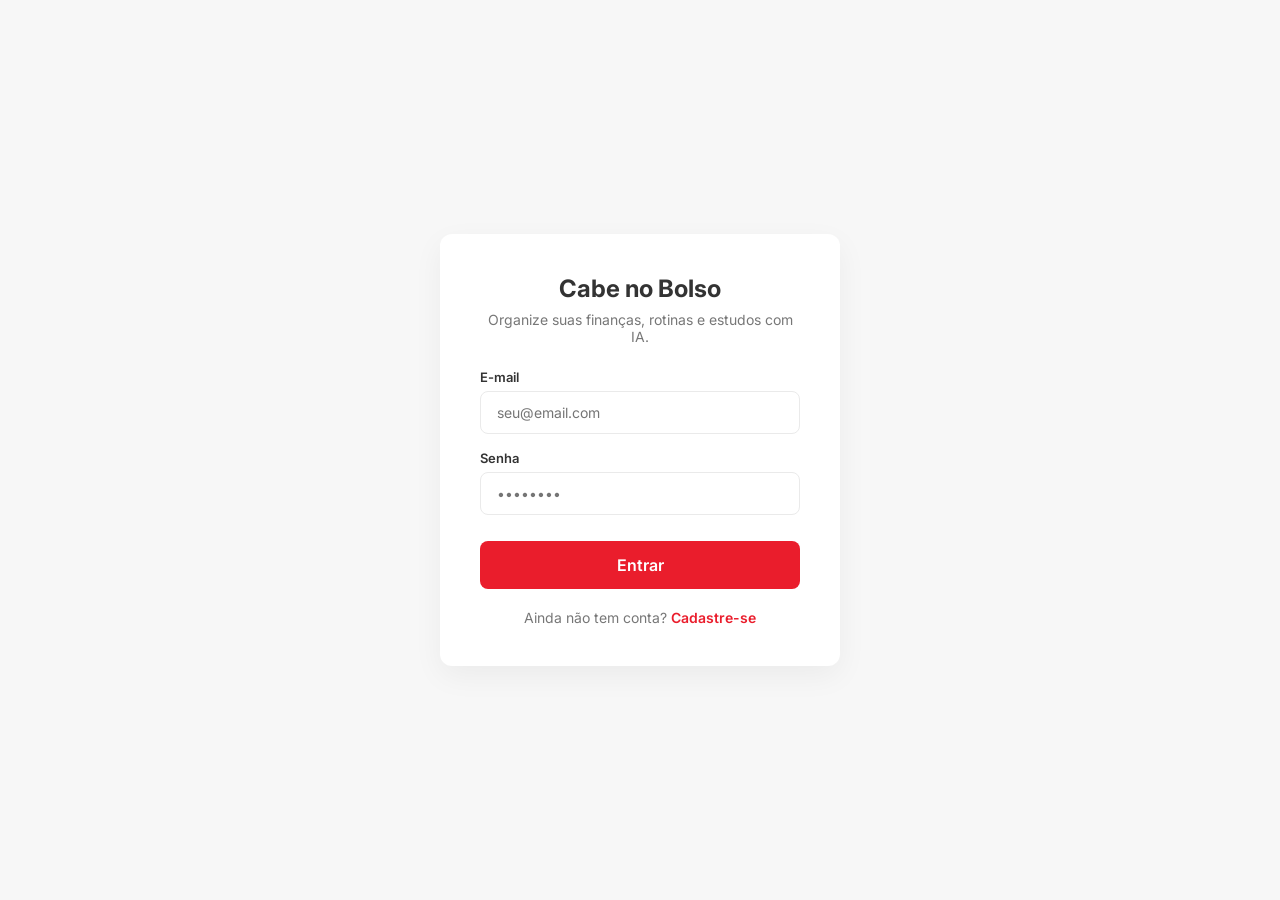
<file: frontend/index.html>
<!DOCTYPE html>
<html lang="pt-BR">
<head>
    <meta charset="UTF-8">
    <meta name="viewport" content="width=device-width, initial-scale=1.0">
    <title>Cabe no Bolso - CNB</title>
    <link rel="stylesheet" href="css/style.css">
</head>
<body>

    <div class="auth-container" id="login-box">
        <h1>Cabe no Bolso</h1>
        <p>Organize suas finanças, rotinas e estudos com IA.</p>
        
        <form id="login-form">
            <div class="input-group">
                <label for="email">E-mail</label>
                <input type="email" id="email" placeholder="seu@email.com" required>
            </div>
            <div class="input-group">
                <label for="password">Senha</label>
                <input type="password" id="password" placeholder="••••••••" required>
            </div>
            <button type="submit" class="btn-primary">Entrar</button>
        </form>

        <div class="toggle-form">
            Ainda não tem conta? <a href="#" id="show-register">Cadastre-se</a>
        </div>
    </div>

    <!-- O Javascript para chamar a sua API será inserido no próximo passo -->
    <script src="js/auth.js"></script>
</body>
</html>
</file>
<file: frontend/css/style.css>
/* Importando fonte moderna (Inter) */
@import url('https://fonts.googleapis.com/css2?family=Inter:wght@300;400;600;700&display=swap');

:root {
    --primary-color: #EA1D2C; /* Vermelho estilo iFood / Ação */
    --bg-color: #F7F7F7;
    --card-bg: #FFFFFF;
    --text-main: #333333;
    --text-muted: #777777;
    --border-color: #EAEAEA;
    --radius: 12px;
}

* {
    margin: 0;
    padding: 0;
    box-sizing: border-box;
    font-family: 'Inter', sans-serif;
}

body {
    background-color: var(--bg-color);
    color: var(--text-main);
    display: flex;
    justify-content: center;
    align-items: center;
    min-height: 100vh;
}

.auth-container {
    background: var(--card-bg);
    padding: 40px;
    border-radius: var(--radius);
    box-shadow: 0 10px 30px rgba(0, 0, 0, 0.05);
    width: 100%;
    max-width: 400px;
    text-align: center;
}

.auth-container h1 {
    font-size: 24px;
    margin-bottom: 8px;
    color: var(--text-main);
}

.auth-container p {
    color: var(--text-muted);
    font-size: 14px;
    margin-bottom: 24px;
}

.input-group {
    margin-bottom: 16px;
    text-align: left;
}

.input-group label {
    display: block;
    font-size: 13px;
    font-weight: 600;
    margin-bottom: 6px;
}

.input-group input {
    width: 100%;
    padding: 12px 16px;
    border: 1px solid var(--border-color);
    border-radius: 8px;
    font-size: 14px;
    outline: none;
    transition: border 0.2s;
}

.input-group input:focus {
    border-color: var(--primary-color);
}

.btn-primary {
    width: 100%;
    background-color: var(--primary-color);
    color: white;
    border: none;
    padding: 14px;
    border-radius: 8px;
    font-size: 16px;
    font-weight: 600;
    cursor: pointer;
    transition: background 0.2s;
    margin-top: 10px;
}

.btn-primary:hover {
    background-color: #D01925;
}

.toggle-form {
    margin-top: 20px;
    font-size: 14px;
    color: var(--text-muted);
}

.toggle-form a {
    color: var(--primary-color);
    font-weight: 600;
    text-decoration: none;
    cursor: pointer;
}

/* =========================================
   LAYOUT SPA (SIDEBAR + MAIN CONTENT)
========================================= */
.app-layout {
    display: flex;
    min-height: 100vh;
    width: 100%;
    align-items: flex-start !important; /* Sobrescreve o body */
}

/* Barra Lateral (Sidebar) */
.sidebar {
    width: 260px;
    background: var(--card-bg);
    border-right: 1px solid var(--border-color);
    padding: 20px 0;
    position: fixed;
    height: 100vh;
    overflow-y: auto;
}

.sidebar-header {
    padding: 0 20px 20px;
    border-bottom: 1px solid var(--border-color);
    margin-bottom: 20px;
}

.sidebar-header h2 {
    color: var(--primary-color);
    font-size: 20px;
}

.nav-menu {
    list-style: none;
}

.nav-item {
    padding: 12px 20px;
    cursor: pointer;
    color: var(--text-muted);
    font-weight: 600;
    transition: all 0.2s ease;
    display: flex;
    align-items: center;
    gap: 10px;
}

.nav-item:hover, .nav-item.active {
    background: #fff3f4;
    color: var(--primary-color);
    border-right: 4px solid var(--primary-color);
}

/* Área de Conteúdo Principal */
.main-content {
    flex: 1;
    margin-left: 260px; /* Mesma largura da sidebar */
    padding: 40px;
    background: var(--bg-color);
    min-height: 100vh;
}

/* Sistema de Abas (Esconder/Mostrar) */
.page-section {
    display: none; /* Escondido por defeito */
    animation: fadeIn 0.3s ease-in-out;
}

.page-section.active {
    display: block; /* Mostra apenas a secção ativa */
}

@keyframes fadeIn {
    from { opacity: 0; transform: translateY(10px); }
    to { opacity: 1; transform: translateY(0); }
}

.section-title {
    margin-bottom: 20px;
    color: var(--text-main);
    font-size: 24px;
}
</file>
